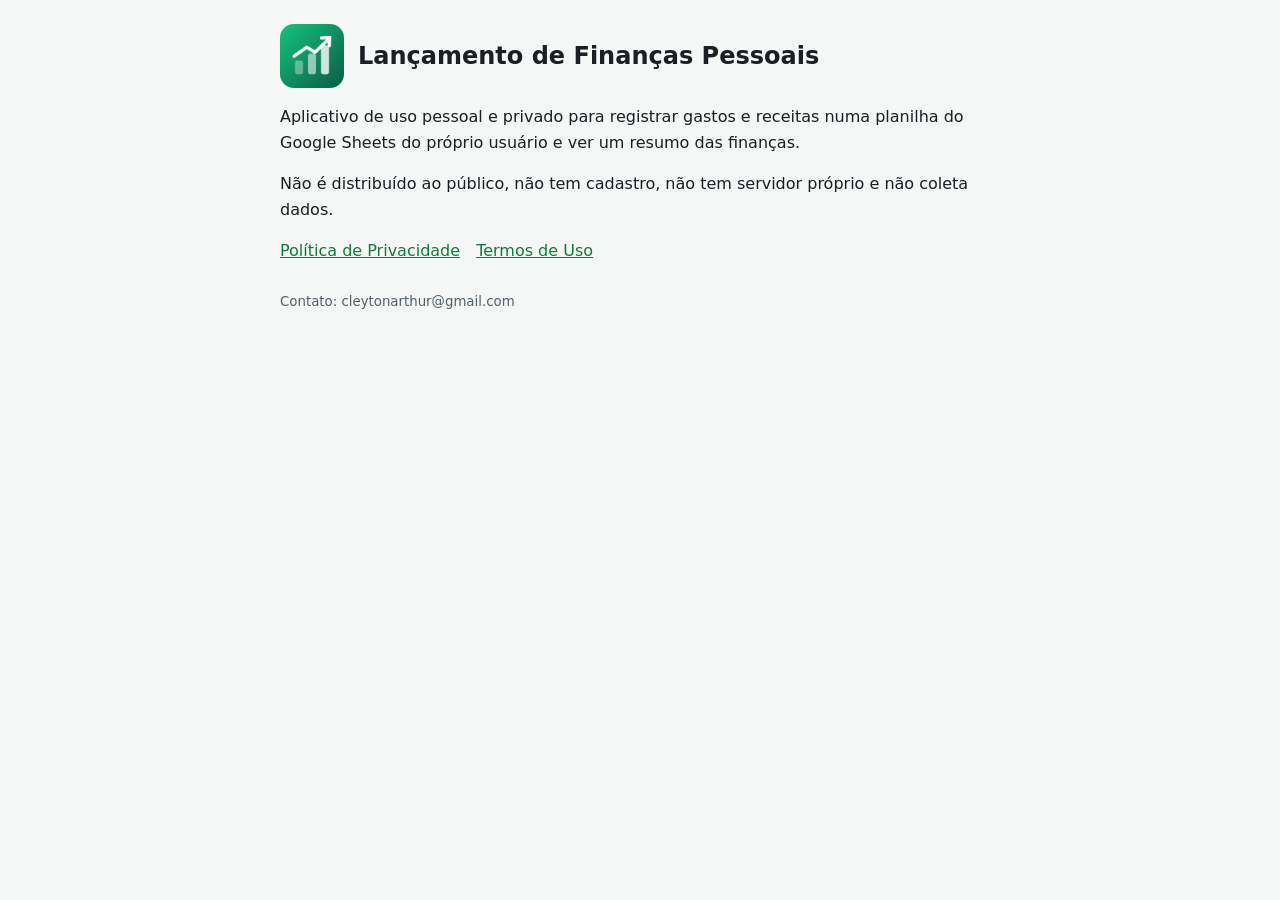
<file: index.html>
<!doctype html>
<html lang="pt-BR">
<head>
<meta charset="utf-8"><meta name="viewport" content="width=device-width, initial-scale=1">
<title>Lançamento de Finanças Pessoais</title>
<link rel="icon" href="icone.png"><link rel="stylesheet" href="estilo.css">
</head>
<body><main>
<header><img src="icone.png" alt=""><h1>Lançamento de Finanças Pessoais</h1></header>
<p>Aplicativo de uso pessoal e privado para registrar gastos e receitas numa planilha do Google Sheets do próprio usuário e ver um resumo das finanças.</p>
<p>Não é distribuído ao público, não tem cadastro, não tem servidor próprio e não coleta dados.</p>
<nav><a href="privacidade.html">Política de Privacidade</a><a href="termos.html">Termos de Uso</a></nav>
<p><small>Contato: cleytonarthur@gmail.com</small></p>
</main></body>
</html>
</file>
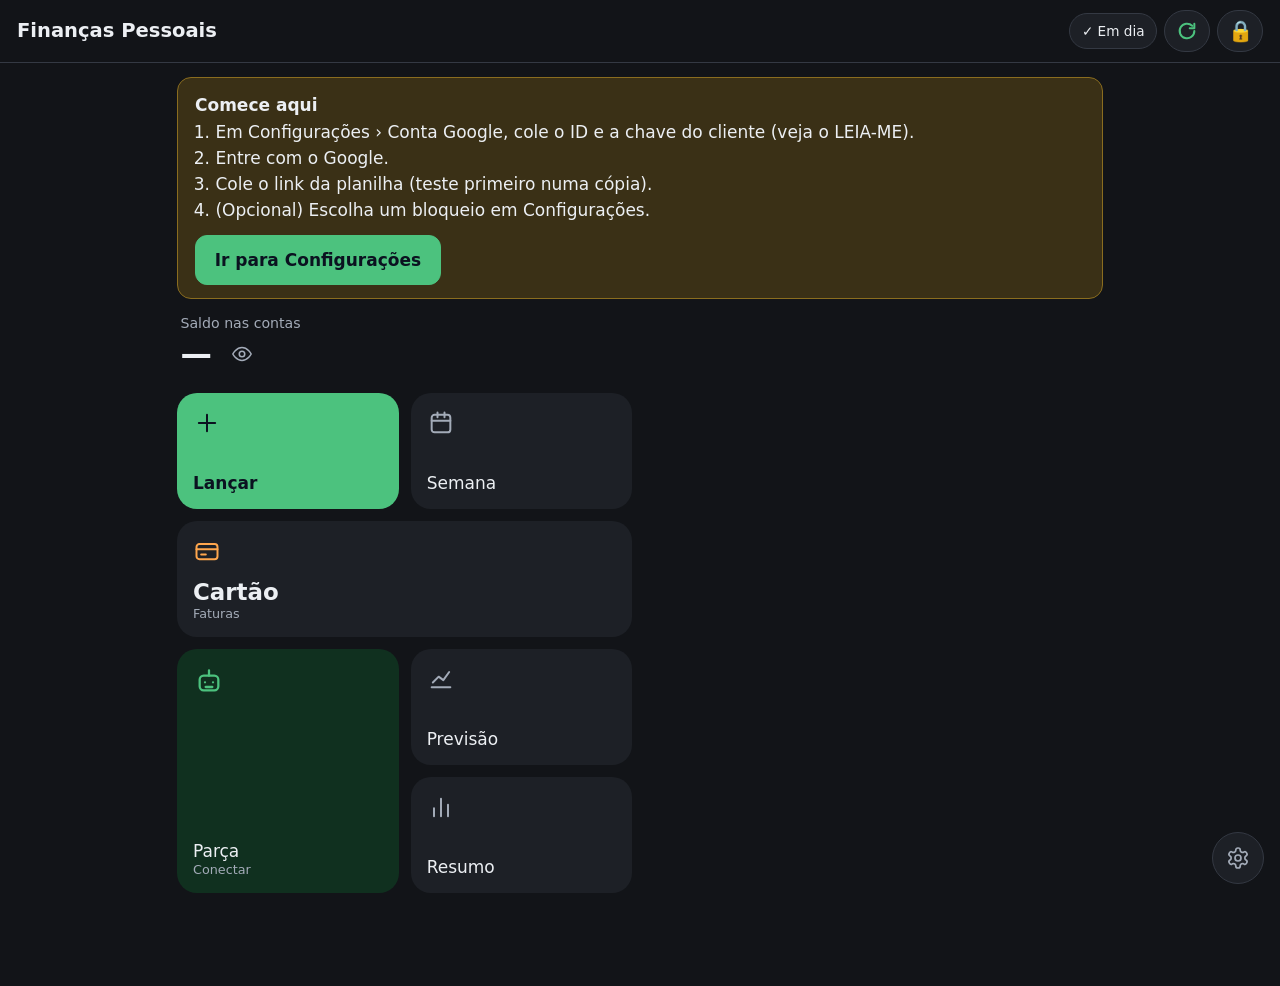
<file: app/index.html>
<!doctype html>
<html lang="pt-BR">
  <head>
    <meta charset="utf-8" />
    <meta http-equiv="Content-Security-Policy" content="default-src 'self'; script-src 'self' 'wasm-unsafe-eval'; style-src 'self' 'unsafe-inline'; img-src 'self' data: blob:; connect-src 'self' https://sheets.googleapis.com https://cleytonarthur-debug.github.io https://script.google.com https://script.googleusercontent.com; font-src 'self'; object-src 'none'; base-uri 'self'; form-action 'self'" />
    <meta name="viewport" content="width=device-width, initial-scale=1, viewport-fit=cover" />
    <meta name="theme-color" content="#0f7a3d" />
    <meta name="referrer" content="no-referrer" />
    <title>Finanças</title>
    <link rel="manifest" href="./manifest.webmanifest" />
    <link rel="icon" href="./icone.svg" type="image/svg+xml" />
    <link rel="apple-touch-icon" href="./icone-192.png" />
    <script type="module" crossorigin src="./assets/index-Dp_fylVA.js"></script>
    <link rel="stylesheet" crossorigin href="./assets/index-dzd5vpeo.css">
  </head>
  <body>
    <div id="app"></div>
    <noscript>Este app precisa de JavaScript.</noscript>
  </body>
</html>
</file>
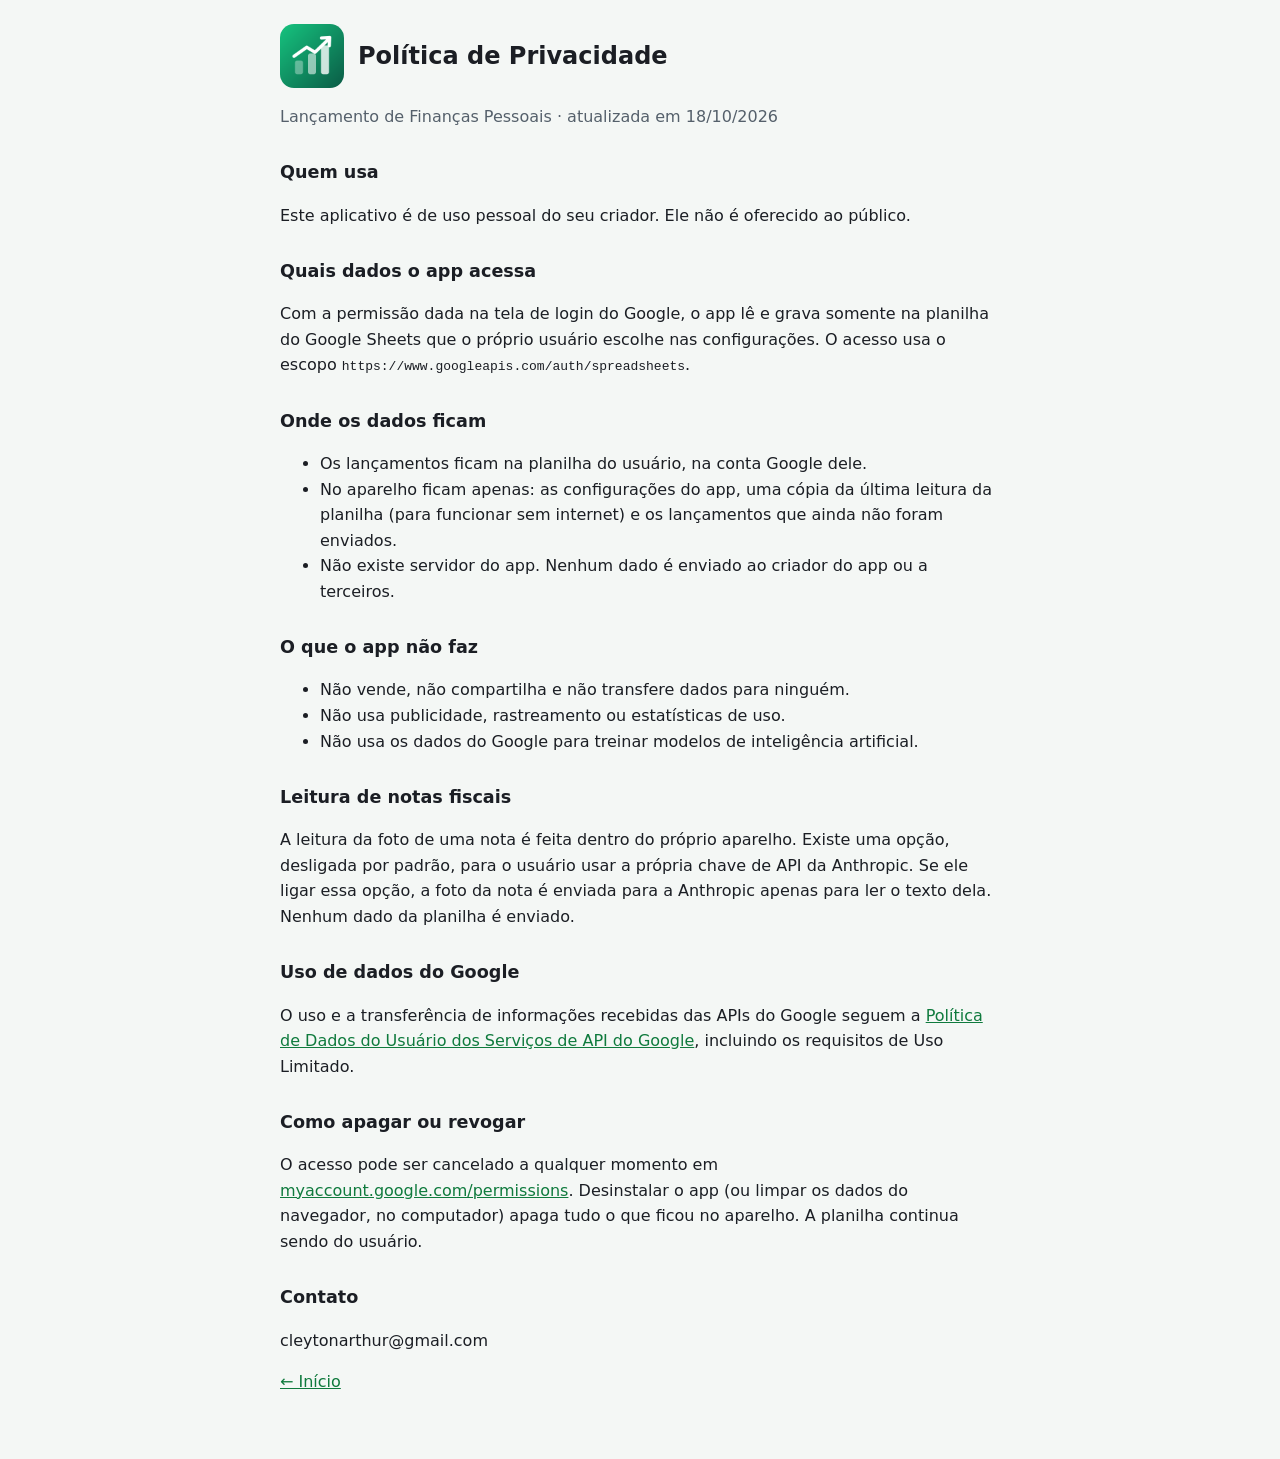
<file: privacidade.html>
<!doctype html>
<html lang="pt-BR">
<head>
<meta charset="utf-8"><meta name="viewport" content="width=device-width, initial-scale=1">
<title>Política de Privacidade — Lançamento de Finanças Pessoais</title>
<link rel="icon" href="icone.png"><link rel="stylesheet" href="estilo.css">
</head>
<body><main>
<header><img src="icone.png" alt=""><h1>Política de Privacidade</h1></header>
<p class="suave">Lançamento de Finanças Pessoais · atualizada em 18/10/2026</p>

<h2>Quem usa</h2>
<p>Este aplicativo é de uso pessoal do seu criador. Ele não é oferecido ao público.</p>

<h2>Quais dados o app acessa</h2>
<p>Com a permissão dada na tela de login do Google, o app lê e grava somente na planilha do Google Sheets que o próprio usuário escolhe nas configurações. O acesso usa o escopo <code>https://www.googleapis.com/auth/spreadsheets</code>.</p>

<h2>Onde os dados ficam</h2>
<ul>
<li>Os lançamentos ficam na planilha do usuário, na conta Google dele.</li>
<li>No aparelho ficam apenas: as configurações do app, uma cópia da última leitura da planilha (para funcionar sem internet) e os lançamentos que ainda não foram enviados.</li>
<li>Não existe servidor do app. Nenhum dado é enviado ao criador do app ou a terceiros.</li>
</ul>

<h2>O que o app não faz</h2>
<ul>
<li>Não vende, não compartilha e não transfere dados para ninguém.</li>
<li>Não usa publicidade, rastreamento ou estatísticas de uso.</li>
<li>Não usa os dados do Google para treinar modelos de inteligência artificial.</li>
</ul>

<h2>Leitura de notas fiscais</h2>
<p>A leitura da foto de uma nota é feita dentro do próprio aparelho. Existe uma opção, desligada por padrão, para o usuário usar a própria chave de API da Anthropic. Se ele ligar essa opção, a foto da nota é enviada para a Anthropic apenas para ler o texto dela. Nenhum dado da planilha é enviado.</p>

<h2>Uso de dados do Google</h2>
<p>O uso e a transferência de informações recebidas das APIs do Google seguem a <a href="https://developers.google.com/terms/api-services-user-data-policy">Política de Dados do Usuário dos Serviços de API do Google</a>, incluindo os requisitos de Uso Limitado.</p>

<h2>Como apagar ou revogar</h2>
<p>O acesso pode ser cancelado a qualquer momento em <a href="https://myaccount.google.com/permissions">myaccount.google.com/permissions</a>. Desinstalar o app (ou limpar os dados do navegador, no computador) apaga tudo o que ficou no aparelho. A planilha continua sendo do usuário.</p>

<h2>Contato</h2>
<p>cleytonarthur@gmail.com</p>
<p><a href="index.html">← Início</a></p>
</main></body>
</html>
</file>
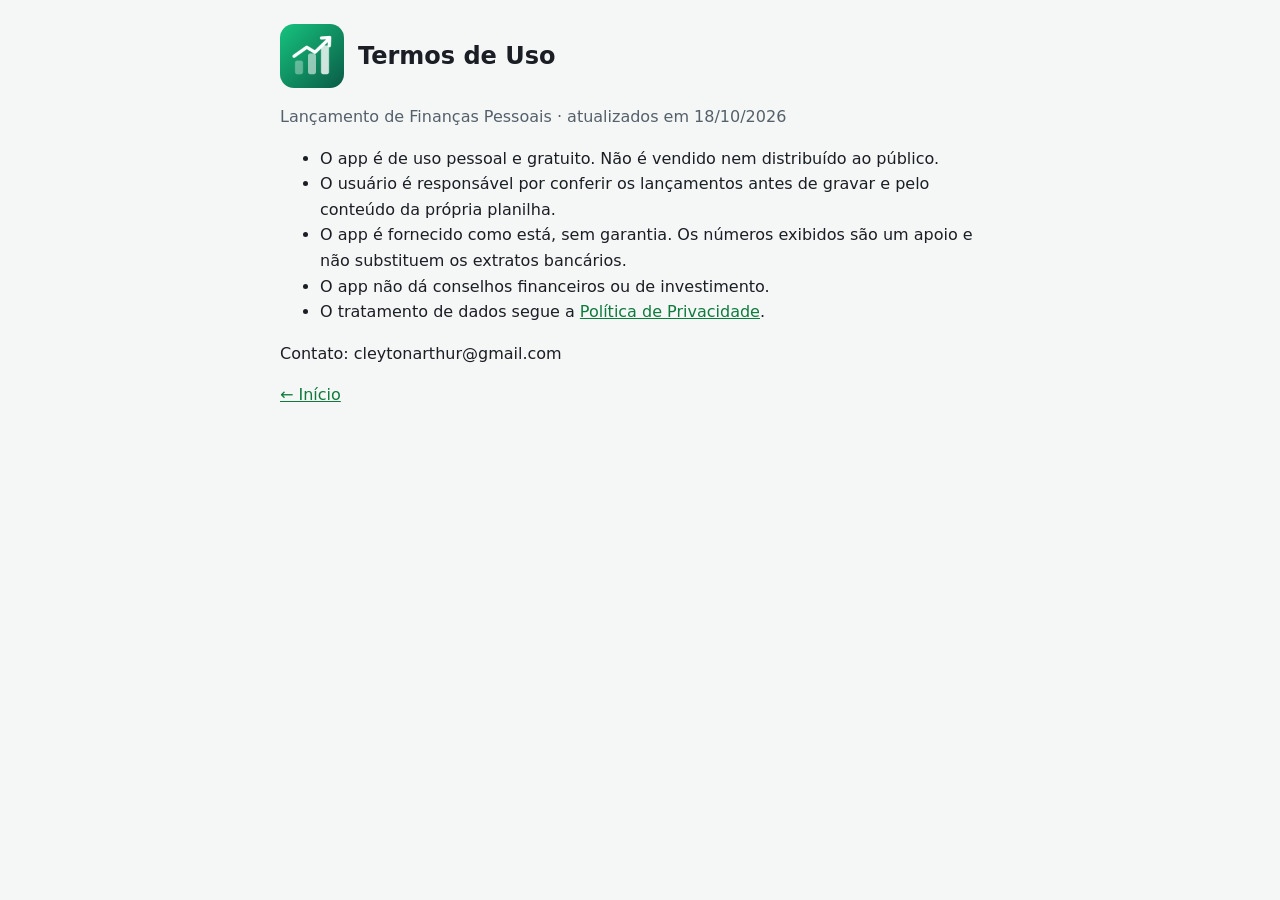
<file: termos.html>
<!doctype html>
<html lang="pt-BR">
<head>
<meta charset="utf-8"><meta name="viewport" content="width=device-width, initial-scale=1">
<title>Termos de Uso — Lançamento de Finanças Pessoais</title>
<link rel="icon" href="icone.png"><link rel="stylesheet" href="estilo.css">
</head>
<body><main>
<header><img src="icone.png" alt=""><h1>Termos de Uso</h1></header>
<p class="suave">Lançamento de Finanças Pessoais · atualizados em 18/10/2026</p>
<ul>
<li>O app é de uso pessoal e gratuito. Não é vendido nem distribuído ao público.</li>
<li>O usuário é responsável por conferir os lançamentos antes de gravar e pelo conteúdo da própria planilha.</li>
<li>O app é fornecido como está, sem garantia. Os números exibidos são um apoio e não substituem os extratos bancários.</li>
<li>O app não dá conselhos financeiros ou de investimento.</li>
<li>O tratamento de dados segue a <a href="privacidade.html">Política de Privacidade</a>.</li>
</ul>
<p>Contato: cleytonarthur@gmail.com</p>
<p><a href="index.html">← Início</a></p>
</main></body>
</html>
</file>
<file: estilo.css>
:root { color-scheme: light dark; --fundo:#f4f7f5; --texto:#1b1e24; --suave:#55606b; --verde:#0f7a3d; }
@media (prefers-color-scheme: dark) { :root { --fundo:#121418; --texto:#eceff3; --suave:#a3abb8; --verde:#4cc27e; } }
body { margin:0; background:var(--fundo); color:var(--texto); font-family:system-ui,-apple-system,"Segoe UI",Roboto,sans-serif; line-height:1.6; }
main { max-width:720px; margin:0 auto; padding:24px 16px 48px; }
header { display:flex; align-items:center; gap:14px; margin-bottom:8px; }
header img { width:64px; height:64px; border-radius:14px; }
h1 { font-size:1.5rem; margin:0; }
h2 { font-size:1.1rem; margin-top:1.8rem; }
a { color:var(--verde); }
small, .suave { color:var(--suave); }
nav { display:flex; gap:16px; flex-wrap:wrap; margin:16px 0 24px; }
</file>
<file: app/assets/index-dzd5vpeo.css>
:root{color-scheme:dark;--fundo: #f4f5f7;--cartao: #ffffff;--texto: #1b1e24;--suave: #5d6573;--borda: #d9dde3;--primaria: #0f7a3d;--primaria-texto: #ffffff;--entrou: #0f7a3d;--saiu: #b3261e;--verde: #1c8a4a;--laranja: #d9730d;--vermelho: #c62828;--azul: #1f5fbf;--aviso-fundo: #fff4d6;--aviso-borda: #e3b341;--erro-fundo: #fde7e7;--raio: 14px;--sombra: 0 1px 3px rgba(0, 0, 0, .08);font-family:system-ui,-apple-system,Segoe UI,Roboto,sans-serif;font-size:17px}@media all{:root{--fundo: #121418;--cartao: #1d2026;--texto: #eceff3;--suave: #a3abb8;--borda: #343943;--primaria: #4cc27e;--primaria-texto: #0b1220;--entrou: #4cc27e;--saiu: #ff7a70;--verde: #4cc27e;--laranja: #ffa64d;--vermelho: #ff6b6b;--azul: #6aa1ff;--aviso-fundo: #3a3016;--aviso-borda: #8a6d1f;--erro-fundo: #3d1c1c;--sombra: none}}*{box-sizing:border-box}html,body{margin:0;background:var(--fundo);color:var(--texto)}body{padding-bottom:calc(76px + env(safe-area-inset-bottom));-webkit-tap-highlight-color:transparent}button,input,select,textarea{font:inherit;color:inherit}h1,h2,h3{margin:0;line-height:1.2}h2{font-size:1.15rem;margin-bottom:.6rem}h3{font-size:1rem;margin:.2rem 0 .5rem}small{color:var(--suave)}.oculto{display:none!important}.topo{position:sticky;top:0;z-index:5;display:flex;align-items:center;gap:.5rem;padding:calc(.6rem + env(safe-area-inset-top)) 1rem .6rem;background:var(--fundo);border-bottom:1px solid var(--borda)}.topo h1{font-size:1.15rem;flex:1}.topo h1 button{all:unset;cursor:pointer}.pilula{font-size:.8rem;padding:.3rem .7rem;border-radius:99px;border:1px solid var(--borda);background:var(--cartao);min-height:36px}.pilula.pendente{border-color:var(--aviso-borda);background:var(--aviso-fundo)}main{max-width:640px;margin:0 auto;padding:.8rem 1rem 1rem;display:grid;gap:.9rem}.cartao{background:var(--cartao);border:1px solid var(--borda);border-radius:var(--raio);padding:1rem;box-shadow:var(--sombra)}.engrenagem{position:fixed;z-index:6;right:16px;bottom:calc(16px + env(safe-area-inset-bottom));width:52px;height:52px;display:grid;place-items:center;cursor:pointer;border-radius:50%;border:1px solid var(--borda);background:var(--cartao);color:var(--suave)}.engrenagem.ativa{color:var(--primaria);border-color:var(--primaria)}.aviso{border-radius:var(--raio);padding:.8rem 1rem;background:var(--aviso-fundo);border:1px solid var(--aviso-borda)}.aviso.erro{background:var(--erro-fundo);border-color:var(--vermelho)}.aviso p{margin:.2rem 0}.aviso .btn{margin-top:.5rem}.faixa{display:grid;grid-template-columns:1fr 1fr;gap:.7rem}.faixa .rotulo{font-size:.8rem;color:var(--suave)}.faixa .grande{font-size:1.35rem;font-weight:700}.barra{height:10px;border-radius:99px;background:var(--borda);overflow:hidden;margin:.35rem 0}.barra>div{height:100%;border-radius:99px}.verde{color:var(--verde)}.vermelho{color:var(--vermelho)}.fundo-verde{background:var(--verde)}.fundo-laranja{background:var(--laranja)}.fundo-vermelho{background:var(--vermelho)}.campo{display:grid;gap:.3rem}.rotulo{font-size:.85rem;color:var(--suave);font-weight:600}.ajuda{font-size:.8rem}input,select,textarea{width:100%;min-height:50px;padding:.6rem .8rem;border:1px solid var(--borda);border-radius:10px;background:var(--fundo)}input:focus,select:focus,textarea:focus,button:focus-visible{outline:3px solid color-mix(in srgb,var(--primaria) 45%,transparent);outline-offset:1px}.valor-grande{font-size:1.8rem;font-weight:700;text-align:right}.form{display:grid;gap:.9rem}.linha2{display:grid;grid-template-columns:1fr 1fr;gap:.7rem}.escolha{display:flex;gap:.4rem;flex-wrap:wrap}.opcao{flex:1 1 auto;min-height:48px;padding:.5rem .9rem;border-radius:10px;border:1px solid var(--borda);background:var(--fundo);cursor:pointer}.opcao.marcada{background:var(--primaria);color:var(--primaria-texto);border-color:var(--primaria);font-weight:600}.sinal .opcao[data-valor=saiu].marcada{background:var(--saiu);border-color:var(--saiu);color:#fff}.sinal .opcao[data-valor=entrou].marcada{background:var(--entrou);border-color:var(--entrou);color:#fff}.atalhos{display:flex;gap:.45rem;flex-wrap:wrap}.atalhos button{border:1px solid var(--borda);background:var(--fundo);border-radius:99px;padding:.45rem .8rem;min-height:42px;cursor:pointer;font-size:.9rem;max-width:100%;overflow:hidden;text-overflow:ellipsis;white-space:nowrap}.btn{min-height:50px;padding:.6rem 1.1rem;border-radius:12px;border:1px solid var(--borda);background:var(--cartao);cursor:pointer;font-weight:600}.btn.primario{background:var(--primaria);color:var(--primaria-texto);border-color:var(--primaria)}.btn.perigo{background:var(--vermelho);color:#fff;border-color:var(--vermelho)}.btn.cheio{width:100%}.btn:disabled{opacity:.5;cursor:not-allowed}.acoes{display:grid;grid-template-columns:auto 1fr;gap:.6rem}.lista{list-style:none;margin:0;padding:0;display:grid;gap:.5rem}.lista li{display:grid;grid-template-columns:1fr auto;gap:.2rem .6rem;padding:.55rem 0;border-bottom:1px solid var(--borda)}.lista li:last-child{border-bottom:0}.lista .detalhe{grid-column:1 / -1;font-size:.8rem;color:var(--suave)}.positivo{color:var(--entrou)}.negativo{color:var(--saiu)}.num{font-variant-numeric:tabular-nums;white-space:nowrap}.numeros{display:grid;grid-template-columns:repeat(3,1fr);gap:.5rem;text-align:center}.numeros .grande{font-size:1.05rem;font-weight:700}.numeros .rotulo{font-size:.75rem}.barras-h{display:grid;gap:.55rem}.barra-h .topo-barra{display:flex;justify-content:space-between;gap:.5rem;font-size:.9rem}.barra-h .trilho{height:12px;background:var(--borda);border-radius:99px;overflow:hidden;margin-top:.2rem}.barra-h .trilho div{height:100%;background:var(--primaria);border-radius:99px}.grafico svg{width:100%;height:auto;display:block}.grafico .r{fill:var(--entrou)}.grafico .d{fill:var(--saiu)}.grafico text{fill:var(--suave);font-size:11px}.legenda{display:flex;gap:1rem;font-size:.85rem;margin:.3rem 0}.legenda span:before{content:"";display:inline-block;width:10px;height:10px;border-radius:3px;margin-right:.35rem}.legenda .r:before{background:var(--entrou)}.legenda .d:before{background:var(--saiu)}.dica{font-size:.9rem;min-height:1.4em;margin:.3rem 0 0}table{width:100%;border-collapse:collapse;font-size:.9rem}th,td{text-align:right;padding:.35rem .3rem;border-bottom:1px solid var(--borda)}th:first-child,td:first-child{text-align:left}.grade2{display:grid;grid-template-columns:1fr 1fr;gap:.7rem}.mini{background:var(--fundo);border-radius:10px;padding:.7rem}.mini .rotulo{font-size:.78rem}.mini .grande{font-size:1.1rem;font-weight:700}.dialogo{border:0;border-radius:18px;padding:1.2rem;width:min(520px,calc(100vw - 2rem));background:var(--cartao);color:var(--texto);max-height:88vh}.dialogo::backdrop{background:#00000073}.dialogo-corpo{margin:.5rem 0 1rem;display:grid;gap:.6rem}.dialogo-botoes{display:grid;gap:.5rem}.carregando{text-align:center}.girando{width:38px;height:38px;margin:.5rem auto;border-radius:50%;border:4px solid var(--borda);border-top-color:var(--primaria);animation:gira 1s linear infinite}@keyframes gira{to{transform:rotate(360deg)}}.resumo-linha{display:grid;grid-template-columns:auto 1fr;gap:.25rem .8rem}.resumo-linha dt{color:var(--suave)}.resumo-linha dd{margin:0;font-weight:600}.toast{position:fixed;left:50%;bottom:calc(90px + env(safe-area-inset-bottom));transform:translate(-50%,20px);background:#1b1e24;color:#fff;padding:.8rem 1.1rem;border-radius:12px;opacity:0;pointer-events:none;transition:.25s;z-index:50;max-width:calc(100vw - 2rem);text-align:center}.toast.visivel{opacity:1;transform:translate(-50%)}.toast.erro{background:var(--vermelho)}.bloqueio{position:fixed;inset:0;z-index:100;background:var(--fundo);display:grid;place-items:center;padding:1.5rem}.bloqueio .caixa{width:min(360px,100%);display:grid;gap:.9rem;text-align:center}.bloqueio input{text-align:center;font-size:1.6rem;letter-spacing:.4em}details summary{cursor:pointer;font-weight:600;min-height:44px;display:flex;align-items:center}.passos{padding-left:1.2rem;margin:.4rem 0}.passos li{margin:.35rem 0}code{background:var(--fundo);padding:.1rem .3rem;border-radius:5px;font-size:.9em;word-break:break-all}@media(min-width:900px){main{max-width:960px;grid-template-columns:1fr 1fr;align-items:start}main>.largo{grid-column:1 / -1}}.fundo-azul{background:var(--azul)}.equacao{display:grid;gap:.55rem;background:var(--fundo);border-radius:12px;padding:.8rem}.eq-linha,.eq-total{display:grid;grid-template-columns:1.4rem 1fr auto;align-items:center;gap:.2rem .4rem}.eq-sinal{font-size:1.3rem;font-weight:700;text-align:center;color:var(--suave)}.eq-rotulo{font-size:.95rem}.eq-valor{font-weight:700;font-size:1.05rem}.eq-barra{grid-column:2 / -1;height:8px;background:var(--borda);border-radius:99px;overflow:hidden}.eq-barra>div{height:100%;border-radius:99px}.eq-total{border-top:2px solid var(--texto);padding-top:.55rem}.eq-total .eq-valor{font-size:1.35rem}.eq-total .eq-rotulo{font-weight:700}.aviso.ok{background:color-mix(in srgb,var(--verde) 14%,var(--cartao));border-color:var(--verde)}.grafico .linha-saldo{fill:none;stroke:var(--primaria);stroke-width:3;stroke-linejoin:round}.grafico .linha-zero{stroke:var(--suave);stroke-width:1;stroke-dasharray:4 4}.grafico .zona-negativa{fill:var(--vermelho);fill-opacity:.12}.grafico .ponto{fill:var(--primaria);stroke:var(--cartao);stroke-width:2}.grafico .ponto.negativo{fill:var(--vermelho)}.agenda{list-style:none;margin:0;padding:0;display:grid;gap:.9rem}.agenda-dia{display:flex;justify-content:space-between;gap:.5rem;padding-bottom:.2rem;border-bottom:2px solid var(--borda)}.agenda .lista li{padding:.4rem 0}.link-previsao{all:unset;cursor:pointer;display:block;margin-top:.35rem;font-size:.85rem;color:var(--suave)}.link-previsao b{font-variant-numeric:tabular-nums}.aviso-topo{display:grid;grid-template-columns:1fr auto;gap:.4rem;align-items:start}.fechar{all:unset;cursor:pointer;width:44px;height:44px;margin:-.5rem -.6rem 0 0;display:grid;place-items:center;font-size:1.3rem;border-radius:50%}.fechar:focus-visible{outline:3px solid var(--primaria)}.btn-cadeado{all:unset;cursor:pointer;min-width:44px;height:40px;display:grid;place-items:center;font-size:1.2rem;border-radius:99px;border:1px solid var(--borda);background:var(--cartao)}.sem-marcacao{margin-top:.7rem;font-size:.9rem}.sem-marcacao summary{min-height:40px;color:var(--laranja);font-weight:600}.aviso-topo h2{margin:0;align-self:center}.eq-detalhe{display:block;font-size:.78rem;color:var(--suave)}.eq-hoje{margin:0;font-size:.9rem;color:var(--suave);text-align:right}.grafico .linha-hoje{stroke:var(--suave);stroke-width:1}.grafico .ponto.previsto{fill:var(--cartao);stroke:var(--primaria);stroke-width:2.5}.grafico .ponto.previsto.negativo{stroke:var(--vermelho)}.legenda .cheio:before{background:var(--primaria);border-radius:50%}.legenda .vazado:before{background:transparent;border:2px solid var(--primaria);border-radius:50%;box-sizing:border-box}@keyframes gira-icone{to{transform:rotate(360deg)}}.girando-icone svg{animation:gira-icone .9s cubic-bezier(.45,.05,.55,.95) infinite;transform-origin:50% 50%}.topo{gap:.4rem}.sugestoes-desc{display:grid;gap:.35rem;margin-top:-.45rem}.sugestoes-desc:empty{display:none}.sugestao{all:unset;cursor:pointer;padding:.7rem .9rem;min-height:44px;box-sizing:border-box;border:1px solid var(--borda);border-radius:10px;background:var(--fundo);overflow:hidden;text-overflow:ellipsis;white-space:nowrap}.sugestao:focus-visible{outline:3px solid var(--primaria)}.sugestao{background:color-mix(in srgb,var(--primaria) 12%,var(--cartao));border-color:transparent;font-size:.95rem;padding-left:2rem;position:relative}.sugestao:before{content:"↳";position:absolute;left:.75rem;color:var(--primaria)}.btn-atualizar{color:var(--primaria)}.btn-atualizar:disabled{opacity:.85}.btn-atualizar:active svg{transform:rotate(-30deg)}.confirmar{border-color:var(--verde)}.botoes-confirmar{display:flex;gap:.5rem;flex-wrap:wrap;margin-top:.4rem}.botoes-confirmar .btn{min-height:44px;flex:1 1 auto}.dialogo-emprestimo{max-height:92vh;overflow-y:auto}.parcelas-lista{display:grid;gap:.4rem}.parcela-linha{display:grid;grid-template-columns:2.6rem 1fr 7rem;gap:.4rem;align-items:center}.parcela-linha input{min-height:44px;padding:.4rem .5rem}.resumo-emprestimo{font-weight:600;margin:.2rem 0 0}.dialogo-emprestimo{overflow-x:hidden;padding:1rem}.dialogo-emprestimo .form,.dialogo-emprestimo .campo{min-width:0}.dialogo-emprestimo input,.dialogo-emprestimo select{min-width:0;max-width:100%}.dialogo-emprestimo .linha2{grid-template-columns:minmax(0,1fr) minmax(0,1fr)}.dialogo-emprestimo .escolha .opcao{flex:1 1 30%;padding:.5rem .4rem;font-size:.9rem}.parcela-linha{grid-template-columns:2.4rem minmax(0,1fr) minmax(0,6.5rem)}.este-mes h3{margin:.8rem 0 .2rem;font-size:1rem}.este-mes h3:first-of-type{margin-top:.2rem}.sobra-mes{margin:.8rem 0 .3rem;padding-top:.6rem;border-top:2px solid var(--borda);display:flex;justify-content:space-between;font-size:1.05rem}details.este-mes>summary{list-style:none;cursor:pointer;display:flex;align-items:center;justify-content:space-between;gap:.6rem;flex-wrap:wrap}details.este-mes>summary::-webkit-details-marker{display:none}details.este-mes>summary h2{margin:0}details.este-mes>summary h2:after{content:" ›";color:var(--suave)}details.este-mes[open]>summary h2:after{content:" ⌄"}.este-mes-totais{font-size:.9rem;font-weight:600}details.este-mes[open]>summary{margin-bottom:.4rem}.fontes{display:grid}details.fonte{border-bottom:1px solid var(--borda)}details.fonte:last-child{border-bottom:0}details.fonte>summary{list-style:none;cursor:pointer;display:grid;grid-template-columns:1fr auto;gap:.2rem .6rem;padding:.6rem 0}details.fonte>summary::-webkit-details-marker{display:none}details.fonte>summary .fonte-nome:after{content:" ›";color:var(--suave)}details.fonte[open]>summary .fonte-nome:after{content:" ⌄"}details.fonte>summary .detalhe{grid-column:1 / -1;font-size:.8rem;color:var(--suave)}.parte{background:var(--fundo);border-radius:10px;padding:.5rem .6rem;margin:0 0 .5rem}.parte-cab{display:grid;grid-template-columns:1fr auto;gap:0 .6rem;margin-bottom:.3rem}.parte-cab small{grid-column:1 / -1;color:var(--suave);font-size:.75rem}.itens{list-style:none;margin:0;padding:0;display:grid;gap:.1rem}.itens li{display:grid;grid-template-columns:auto 1fr auto;gap:0 .5rem;padding:.3rem 0;font-size:.85rem;border-top:1px dashed var(--borda)}.itens li:first-child{border-top:0}.itens .item-data{color:var(--suave)}.itens .item-desc{min-width:0;overflow-wrap:anywhere}.itens .item-sit{grid-column:2 / -1;font-size:.72rem;color:var(--suave)}.itens li.estimado{font-style:italic;opacity:.8}.abre-extrato{all:unset;cursor:pointer;display:block;border-radius:8px}.abre-extrato:focus-visible{outline:2px solid var(--borda);outline-offset:2px}.dialogo-extrato{width:min(560px,calc(100vw - 1rem));max-height:94vh;padding:0;display:none;overflow:hidden}.dialogo-extrato[open]{display:flex;flex-direction:column}.extrato-topo{display:flex;justify-content:space-between;align-items:center;padding:.9rem 1rem .3rem}.extrato-topo h2{margin:0}.extrato-topo .fechar{padding:.3rem .7rem}.extrato-nav{display:grid;grid-template-columns:auto 1fr auto;align-items:center;gap:.5rem;padding:0 1rem .5rem;text-align:center;font-weight:600}.extrato-nav .btn{padding:.3rem .9rem;font-size:1.1rem}.extrato-conteudo{overflow-y:auto;padding:0 1rem 1rem;display:grid;gap:.8rem;align-content:start}.extrato-resumo{display:grid;grid-template-columns:repeat(auto-fit,minmax(110px,1fr));gap:.5rem;background:var(--fundo);border-radius:12px;padding:.7rem}.extrato-resumo div{display:grid}.extrato-resumo small{color:var(--suave);font-size:.75rem}.atalhos-data{display:flex;gap:.4rem;flex-wrap:wrap}.atalhos-data .btn{flex:1 1 auto;padding:.45rem .6rem}.semana-dias>li.passado{opacity:.75}.semana-dias>li.hoje .agenda-dia b{color:var(--primaria)}.semana-dias .vazio{margin:.2rem 0 .4rem;color:var(--suave)}.lista li.foi>span:first-child{opacity:.85}.suave{color:var(--suave)}.extrato-resumo small+small,.extrato-resumo b+small{font-size:.7rem}.por-banco{display:flex;flex-wrap:wrap;gap:.1rem .7rem;margin-top:.2rem}.check{display:flex;gap:.5rem;align-items:flex-start;font-size:.9rem}.check input{margin-top:.2rem}.grafico-tipos{display:grid;gap:.55rem;margin:.4rem 0 .6rem}.gt-topo{display:flex;justify-content:space-between;gap:.5rem;font-size:.88rem}.gt-trilho{display:flex;height:12px;background:var(--borda);border-radius:99px;overflow:hidden;margin-top:.2rem}.gt-pessoal{background:var(--azul)}.gt-corp{background:var(--laranja)}.legenda-tipos{display:flex;gap:1rem;font-size:.8rem;color:var(--suave);margin:.3rem 0}.legenda-tipos span:before{content:"";display:inline-block;width:.7rem;height:.7rem;border-radius:3px;margin-right:.35rem;vertical-align:-1px}.legenda-tipos .lp:before{background:var(--azul)}.legenda-tipos .lc:before{background:var(--laranja)}.azul{color:var(--azul)}.laranja{color:var(--laranja)}.dialogo{overflow-y:auto}.check{text-align:left;align-items:center}.check input[type=checkbox]{width:1.3rem;height:1.3rem;min-width:1.3rem;flex:0 0 auto;margin:0;padding:0;accent-color:var(--primaria)}.gt-juros{background:var(--verde)}.cartao-topo{display:grid;gap:.6rem}.ct-linha{display:flex;justify-content:space-between;gap:.8rem;align-items:flex-start}.ct-linha .grande{font-size:1.45rem;font-weight:700}.aviso-mini{margin:0;font-size:.85rem;color:var(--laranja)}.tri{display:grid;grid-template-columns:repeat(3,minmax(0,1fr));gap:.5rem;margin:.7rem 0}.tri-mes{all:unset;cursor:pointer;display:grid;justify-items:center;gap:.15rem;padding:.6rem .3rem;border:1px solid var(--borda);border-radius:12px;background:var(--fundo);text-align:center}.tri-mes.escolhido{border-color:var(--primaria);box-shadow:0 0 0 1px var(--primaria) inset}.tri-mes b{font-size:.95rem}.tri-mes small{font-size:.68rem}.tri-nome{font-size:.85rem;font-weight:600}.tri-trilho{display:flex;align-items:flex-end;width:26px;height:46px;background:var(--borda);border-radius:6px;overflow:hidden;margin:.2rem 0}.tri-trilho span{width:100%;background:var(--vermelho);border-radius:6px 6px 0 0}.impacto{font-size:.88rem}.icone-loja{display:inline-grid;place-items:center;width:1.9rem;height:1.9rem;min-width:1.9rem;border-radius:50%;font-size:.8rem;font-weight:800;line-height:1;box-shadow:0 0 0 1px #00000014 inset}.icone-loja.pequeno{font-size:.58rem;letter-spacing:-.02em}.com-icone{display:flex;align-items:center;gap:.55rem;min-width:0}.com-icone>span:last-child{min-width:0;overflow-wrap:anywhere}.tocavel{cursor:pointer}.tocavel:active{opacity:.7}section.recolhivel>h2{cursor:pointer;display:flex;justify-content:space-between;align-items:center;gap:.5rem}section.recolhivel>h2:after{content:"⌄";color:var(--suave);font-size:1.1rem}section.recolhivel.fechado>h2:after{content:"›"}section.recolhivel.fechado>:not(h2){display:none!important}section.recolhivel.fechado{padding-bottom:.8rem}details.grupo-mes>summary{list-style:none;cursor:pointer;display:flex;justify-content:space-between;align-items:center}details.grupo-mes>summary::-webkit-details-marker{display:none}details.grupo-mes>summary h3{margin:.8rem 0 .2rem;font-size:1rem}details.grupo-mes>summary:after{content:"⌄";color:var(--suave)}details.grupo-mes:not([open])>summary:after{content:"›"}details.fatura-detalhe>summary{list-style:none;cursor:pointer;display:flex;justify-content:space-between;align-items:center;gap:.5rem}details.fatura-detalhe>summary::-webkit-details-marker{display:none}details.fatura-detalhe>summary h3{margin:.6rem 0 .3rem;font-size:1rem}details.fatura-detalhe:not([open])>summary h3:after{content:" ›";color:var(--suave)}.semana-dias>li.dia-fechado>:not(.agenda-dia){display:none}.semana-dias .agenda-dia{cursor:pointer}.inicio{display:grid;gap:1rem}.inicio-saldo{display:grid;gap:.1rem;padding:0 .2rem}.saldo-linha{display:flex;align-items:center;gap:.5rem}.saldo-valor{all:unset;cursor:pointer;font-size:1.85rem;font-weight:600}.saldo-olho{all:unset;cursor:pointer;display:grid;place-items:center;width:44px;height:44px;color:var(--suave)}.blocos{display:grid;grid-template-columns:1fr 1fr;grid-auto-rows:116px;gap:12px}.bloco{all:unset;box-sizing:border-box;cursor:pointer;display:flex;flex-direction:column;justify-content:space-between;padding:16px;border-radius:20px;background:var(--cartao);color:var(--texto);min-width:0}.bloco:focus-visible,.engrenagem:focus-visible{outline:2px solid var(--primaria);outline-offset:2px}.bloco-icone{display:block;line-height:0;color:var(--suave)}.bloco-texto{display:grid;gap:.1rem}.bloco-texto b{font-weight:500}.bloco-texto small{font-size:.75rem}.bloco-texto strong{font-size:1.35rem;font-weight:600}.bloco-destaque{background:var(--primaria);color:var(--primaria-texto)}.bloco-destaque .bloco-icone{color:inherit}.bloco-destaque .bloco-texto b{font-weight:600}.bloco-largo{grid-column:1 / 3}.bloco-largo .bloco-icone{color:var(--laranja)}.bloco-alto{grid-row:span 2;background:#10301f}.bloco-alto .bloco-icone{color:var(--primaria)}.inicio-alerta{all:unset;box-sizing:border-box;cursor:pointer;padding:.7rem .9rem;border-radius:var(--raio);background:var(--aviso-fundo);border:1px solid var(--aviso-borda);font-size:.9rem}.valor-inteiro{white-space:nowrap}.conversa{display:grid;gap:.8rem;padding-bottom:7.5rem}.conversa-lista{display:grid;gap:.7rem;align-content:start}.conversa-vazia{display:grid;gap:.8rem;padding:1.2rem .2rem;color:var(--suave)}.conversa-vazia p{margin:0;font-size:1.05rem;line-height:1.4}.conversa-sugestoes{display:grid;gap:.5rem}.conversa-sugestoes .btn{text-align:left;font-weight:400}.balao{display:grid;gap:.5rem;max-width:88%;padding:.7rem .9rem;border-radius:18px;line-height:1.42}.balao-texto{white-space:pre-wrap;overflow-wrap:anywhere}.balao-voce{justify-self:end;background:#10301f;border-bottom-right-radius:6px}.balao-agente{justify-self:start;background:var(--cartao);border-bottom-left-radius:6px}.balao-contas{padding-top:.4rem;border-top:1px solid var(--borda);font-size:.85rem;color:var(--suave)}.balao-contas summary{cursor:pointer}.balao-contas ul{margin:.4rem 0 0;padding:0;list-style:none;display:grid;gap:.35rem}.balao-acao{color:inherit;text-decoration:none;text-align:center;font-size:.9rem}.conversa-rodape{position:fixed;left:0;right:0;bottom:0;z-index:5;background:var(--fundo);border-top:1px solid var(--borda);padding:.6rem 76px calc(.6rem + env(safe-area-inset-bottom)) 1rem;display:grid;gap:.3rem}.conversa-entrada{display:grid;grid-template-columns:1fr auto;gap:.5rem;align-items:end}.conversa-entrada textarea{width:100%;min-height:46px;max-height:120px;padding:.65rem .8rem;border-radius:14px;border:1px solid var(--borda);background:var(--cartao);resize:none}.conversa-enviar{min-width:46px;min-height:46px;padding:0;font-size:1.2rem}.conversa-nota{font-size:.68rem;line-height:1.25}.conversa-link{all:unset;cursor:pointer;text-decoration:underline}.agente-conectar,.parca-memoria{display:grid;gap:.6rem}.parca-fatos{margin:0;padding:0;list-style:none;display:grid;gap:.45rem}.parca-fatos li{display:flex;align-items:flex-start;justify-content:space-between;gap:.6rem;font-size:.9rem}.balao-feito{font-size:.85rem;color:var(--suave)}.inicio-nota{display:grid;gap:.3rem;padding:.7rem .95rem .85rem;border-radius:var(--raio);background:#10301f}.inicio-nota-topo{display:flex;align-items:center;justify-content:space-between;gap:.5rem}.inicio-comida{all:unset;box-sizing:border-box;cursor:pointer;display:grid;gap:.35rem;padding:.7rem .95rem;border-radius:var(--raio);background:var(--cartao)}.inicio-comida-topo{display:flex;justify-content:space-between;align-items:baseline;gap:.6rem}.inicio-comida .barra{display:block}.inicio-nota-texto{all:unset;cursor:pointer;line-height:1.4;font-size:.95rem}.aviso-agente{padding:.7rem .9rem;border-radius:var(--raio);border:1px solid var(--borda);background:var(--cartao);line-height:1.4;font-size:.92rem}.agente-sugestoes{display:grid;gap:.7rem}.agente-sugestoes .aviso-agente{background:var(--fundo)}.lista-contas{list-style:none;margin:0;padding:0;display:grid;gap:.6rem}.lista-contas li{display:grid;gap:.15rem}.lista-contas li>div{display:flex;justify-content:space-between;gap:.6rem}.orcamento{display:grid;gap:.7rem}.orcamento-campos{display:grid;grid-template-columns:1fr 1fr;gap:.6rem}.orcamento-saida{display:grid;gap:.6rem}.orcamento-saida p{margin:0}.orcamento-numeros{display:grid;grid-template-columns:1fr 1fr;gap:.7rem}.orcamento-numeros div{display:grid;gap:.1rem}.lista-sinais{list-style:none;margin:0;padding:0;display:grid;gap:.4rem;font-size:.9rem}
</file>
